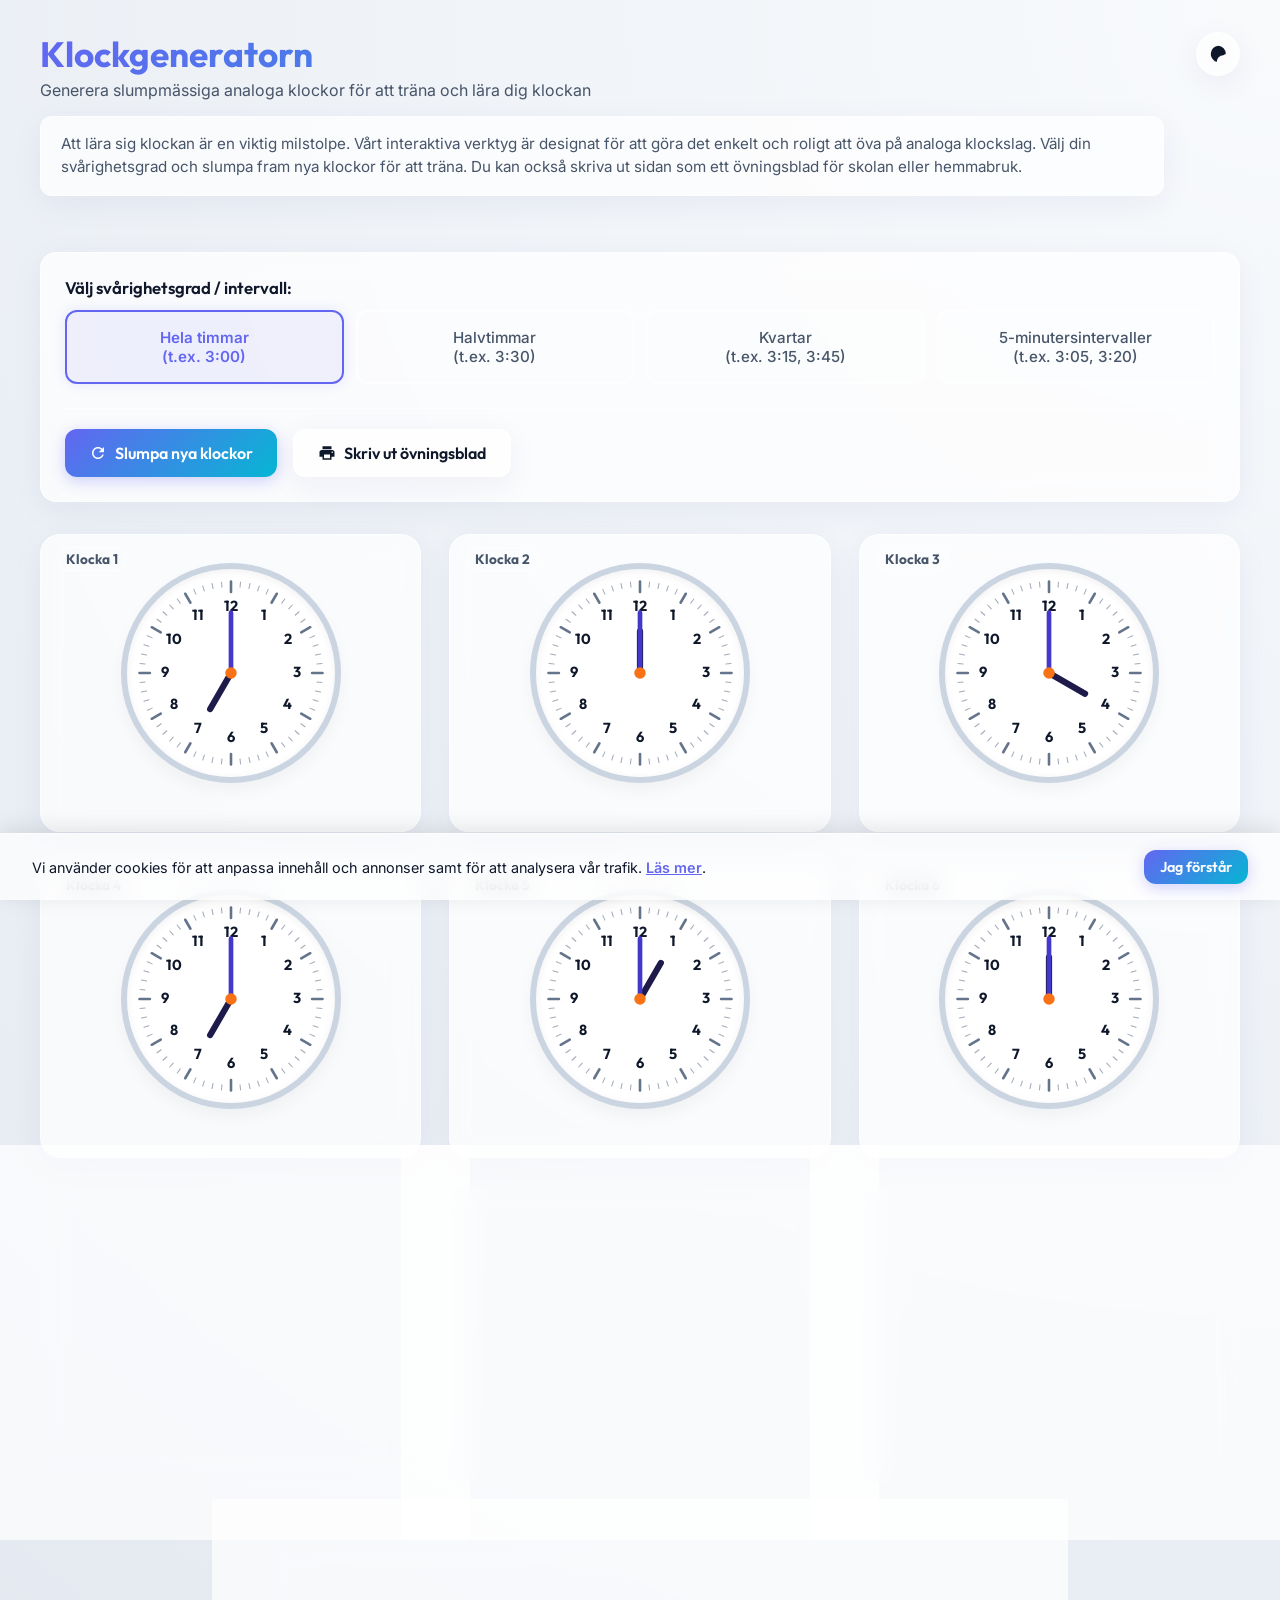
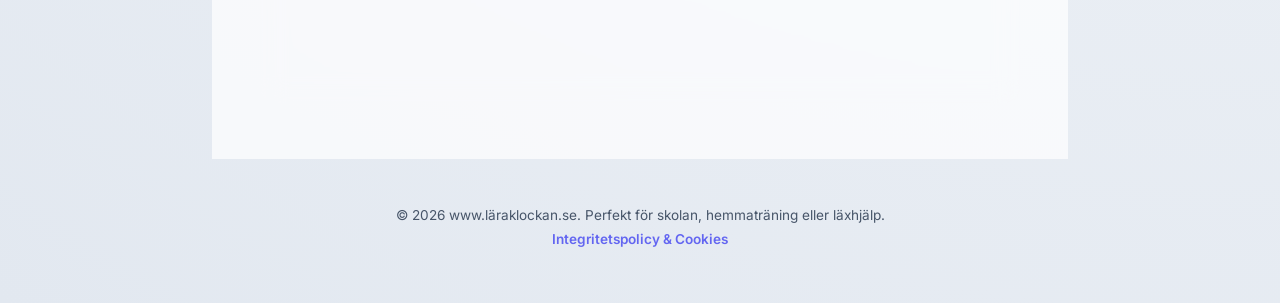
<file: index.html>
<!DOCTYPE html>
<html lang="sv">
<head>
  <meta charset="UTF-8">
  <meta name="viewport" content="width=device-width, initial-scale=1.0">
  
  <!-- Primary Meta Tags -->
  <title>Klockan - Slumpa analoga klockor (Lär dig klockan)</title>
  <meta name="title" content="Klockan - Slumpa analoga klockor (Lär dig klockan)">
  <meta name="description" content="Ett interaktivt verktyg för att träna på analoga klockor. Slumpa 9 klockor i svårighetsgrader som hela timmar, halvtimmar, kvartar eller 5-minuterssteg. Skriv ut övningsblad!">
  <meta name="keywords" content="lära sig klockan, analog klocka, slumpa klockor, övningsblad klockan, digital klocka, skolmaterial, pedagogiskt verktyg">
  <meta name="author" content="Antigravity">
  
  <!-- Open Graph / Facebook -->
  <meta property="og:type" content="website">
  <meta property="og:title" content="Klockan - Slumpa analoga klockor">
  <meta property="og:description" content="Generera analoga klockor med slumpmässiga klockslag. Träna själv eller skriv ut vackra övningsblad till elever/barn.">
  <meta property="og:image" content="https://images.unsplash.com/photo-1508962914676-134849a727f0?auto=format&fit=crop&w=1200&h=630&q=80">

  <!-- Google Fonts -->
  <link rel="preconnect" href="https://fonts.googleapis.com">
  <link rel="preconnect" href="https://fonts.gstatic.com" crossorigin>
  <link href="https://fonts.googleapis.com/css2?family=Inter:wght@400;500;600;700&family=Outfit:wght@500;600;700;800&display=swap" rel="stylesheet">
  <!-- Google Analytics (GA4) -->
  <script async src="https://www.googletagmanager.com/gtag/js?id=G-F9HM7N359F"></script>
  <script>
    window.dataLayer = window.dataLayer || [];
    function gtag(){dataLayer.push(arguments);}
    gtag('js', new Date());

    gtag('config', 'G-F9HM7N359F');
  </script>

  <!-- Google AdSense (Aktiveras fullt ut när konto godkänts) -->
  <script async src="https://pagead2.googlesyndication.com/pagead/js/adsbygoogle.js?client=ca-pub-2132800917540829" crossorigin="anonymous"></script>
  
  <!-- Stylesheets -->
  <link rel="stylesheet" href="styles.css">
</head>
<body data-theme="light">

  <!-- Header som endast visas vid utskrift -->
  <div class="print-only-header">
    <span class="print-url">www.läraklockan.se</span>
    <span class="print-date">Datum: <span id="printDate"></span></span>
  </div>

  <div class="container">
    
    <!-- Header -->
    <header>
      <div class="header-title-area">
        <h1>Klockgeneratorn</h1>
        <p>Generera slumpmässiga analoga klockor för att träna och lära dig klockan</p>

        <!-- Pedagogisk text för AdSense / SEO -->
        <div class="educational-text">
          <p>Att lära sig klockan är en viktig milstolpe. Vårt interaktiva verktyg är designat för att göra det enkelt och roligt att öva på analoga klockslag. Välj din svårighetsgrad och slumpa fram nya klockor för att träna. Du kan också skriva ut sidan som ett övningsblad för skolan eller hemmabruk.</p>
        </div>
      </div>
      
      <!-- Ljust/Mörkt tema knapp -->
      <button id="themeToggle" class="theme-toggle-btn" aria-label="Växla mellan ljust och mörkt läge" title="Växla tema">
        <!-- Sol-ikon (visas i mörkt läge) -->
        <svg class="sun-icon" viewBox="0 0 24 24">
          <path d="M12,7c-2.76,0-5,2.24-5,5s2.24,5,5,5s5-2.24,5-5S14.76,7,12,7z M2,13h2c0.55,0,1-0.45,1-1s-0.45-1-1-1H2c-0.55,0-1,0.45-1,1S1.45,13,2,13z M20,13h2c0.55,0,1-0.45,1-1s-0.45-1-1-1h-2c-0.55,0-1,0.45-1,1S19.45,13,20,13z M11,2v2c0,0.55,0.45,1,1,1s1-0.45,1-1V2c0-0.55-0.45-1-1-1S11,1.45,11,2z M11,20v2c0,0.55,0.45,1,1,1s1-0.45,1-1v-2c0-0.55-0.45-1-1-1S11,19.45,11,20z M5.99,4.58c-0.39-0.39-1.03-0.39-1.41,0s-0.39,1.03,0,1.41l1.06,1.06c0.39,0.39,1.03,0.39,1.41,0s0.39-1.03,0-1.41L5.99,4.58z M18.36,16.95c-0.39-0.39-1.03-0.39-1.41,0s-0.39,1.03,0,1.41l1.06,1.06c0.39,0.39,1.03,0.39,1.41,0s0.39-1.03,0-1.41L18.36,16.95z M7.05,18.36l-1.06,1.06c-0.39,0.39-0.39,1.03,0,1.41s1.03,0.39,1.41,0l1.06-1.06c0.39-0.39,0.39-1.03,0-1.41S7.44,17.97,7.05,18.36z M16.95,5.99l1.06-1.06c0.39-0.39,0.39-1.03,0-1.41s-1.03-0.39-1.41,0l-1.06,1.06c-0.39,0.39-0.39,1.03,0,1.41S16.56,6.38,16.95,5.99z"/>
        </svg>
        <!-- Måne-ikon (visas i ljust läge) -->
        <svg class="moon-icon" viewBox="0 0 24 24">
          <path d="M12.3,2a10,10,0,0,0-1.9,19.5,8,8,0,0,1,8-8,8.1,8.1,0,0,1,3-1.6A10,10,0,0,0,12.3,2Z"/>
        </svg>
      </button>
    </header>

    <!-- Kontrollpanel -->
    <section class="control-panel" aria-label="Inställningar för klockgenerering">
      
      <!-- Svårighetsgrad -->
      <div class="control-group">
        <span class="control-label">Välj svårighetsgrad / intervall:</span>
        <div class="options-grid">
          
          <div class="option-card">
            <input type="checkbox" id="intervalHours" value="hours" class="interval-checkbox" checked>
            <label for="intervalHours" class="option-label">Hela timmar<br>(t.ex. 3:00)</label>
          </div>
          
          <div class="option-card">
            <input type="checkbox" id="intervalHalf" value="half" class="interval-checkbox">
            <label for="intervalHalf" class="option-label">Halvtimmar<br>(t.ex. 3:30)</label>
          </div>
          
          <div class="option-card">
            <input type="checkbox" id="intervalQuarter" value="quarter" class="interval-checkbox">
            <label for="intervalQuarter" class="option-label">Kvartar<br>(t.ex. 3:15, 3:45)</label>
          </div>
          
          <div class="option-card">
            <input type="checkbox" id="intervalFive" value="five" class="interval-checkbox">
            <label for="intervalFive" class="option-label">5-minutersintervaller<br>(t.ex. 3:05, 3:20)</label>
          </div>
          
        </div>
      </div>
      
      <!-- Knappar och Växlar -->
      <div class="action-buttons">
        <div class="btn-group-left">
          
          <!-- Huvudknapp: Slumpa nya -->
          <button id="randomizeBtn" class="btn btn-primary" title="Slumpa fram 9 nya klockor">
            <svg viewBox="0 0 24 24">
              <path d="M17.65,6.35C16.2,4.9,14.21,4,12,4c-4.42,0-7.99,3.58-7.99,8s3.57,8,7.99,8c3.73,0,6.84-2.55,7.73-6h-2.08c-0.82,2.33-3.04,4-5.65,4c-3.31,0-6-2.69-6-6s2.69-6,6-6c1.66,0,3.14,0.69,4.22,1.78L13,11h7V4L17.65,6.35z"/>
            </svg>
            Slumpa nya klockor
          </button>
          
          <!-- Skriv ut-knapp -->
          <button id="printBtn" class="btn btn-secondary" title="Öppna utskriftsvyn för att skriva ut eller spara som PDF">
            <svg viewBox="0 0 24 24">
              <path d="M19 8H5c-1.66 0-3 1.34-3 3v6h4v4h12v-4h4v-6c0-1.66-1.34-3-3-3zm-3 11H8v-5h8v5zm3-7c-.55 0-1-.45-1-1s.45-1 1-1 1 .45 1 1-.45 1-1 1zm-1-9H6v4h12V3z"/>
            </svg>
            Skriv ut övningsblad
          </button>
          
        </div>
        
      </div>
      
    </section>

    <!-- Grid med klockor -->
    <main id="clocksGrid" class="clocks-grid" aria-label="Slumpade analoga klockor">
      <!-- Genereras dynamiskt via app.js -->
    </main>

    <!-- Annonsplats (Google AdSense - minimal och stilren) -->
    <div class="ads-container">
      <div class="ad-placeholder">
        <span class="ad-label">Annons</span>
        <!-- Nedanstående kod ersätts med din riktiga kod från Google AdSense -->
        <ins class="adsbygoogle"
             style="display:inline-block;width:728px;height:90px"
             data-ad-client="ca-pub-2132800917540829"
             data-ad-slot="YOUR_SLOT_ID_HERE"></ins>
        <script>
             (adsbygoogle = window.adsbygoogle || []).push({});
        </script>
      </div>
    </div>

    <!-- Footer -->
    <footer>
      <p>&copy; 2026 www.läraklockan.se. Perfekt för skolan, hemmaträning eller läxhjälp.</p>
      <p><a href="privacy.html" class="privacy-link">Integritetspolicy & Cookies</a></p>
    </footer>

  </div>

  <!-- Cookie Consent Banner -->
  <div id="cookieBanner" class="cookie-banner hidden">
    <p>Vi använder cookies för att anpassa innehåll och annonser samt för att analysera vår trafik. <a href="privacy.html">Läs mer</a>.</p>
    <button id="acceptCookies" class="btn btn-primary btn-small">Jag förstår</button>
  </div>

  <!-- Scripts -->
  <script src="app.js"></script>
</body>
</html>
</file>
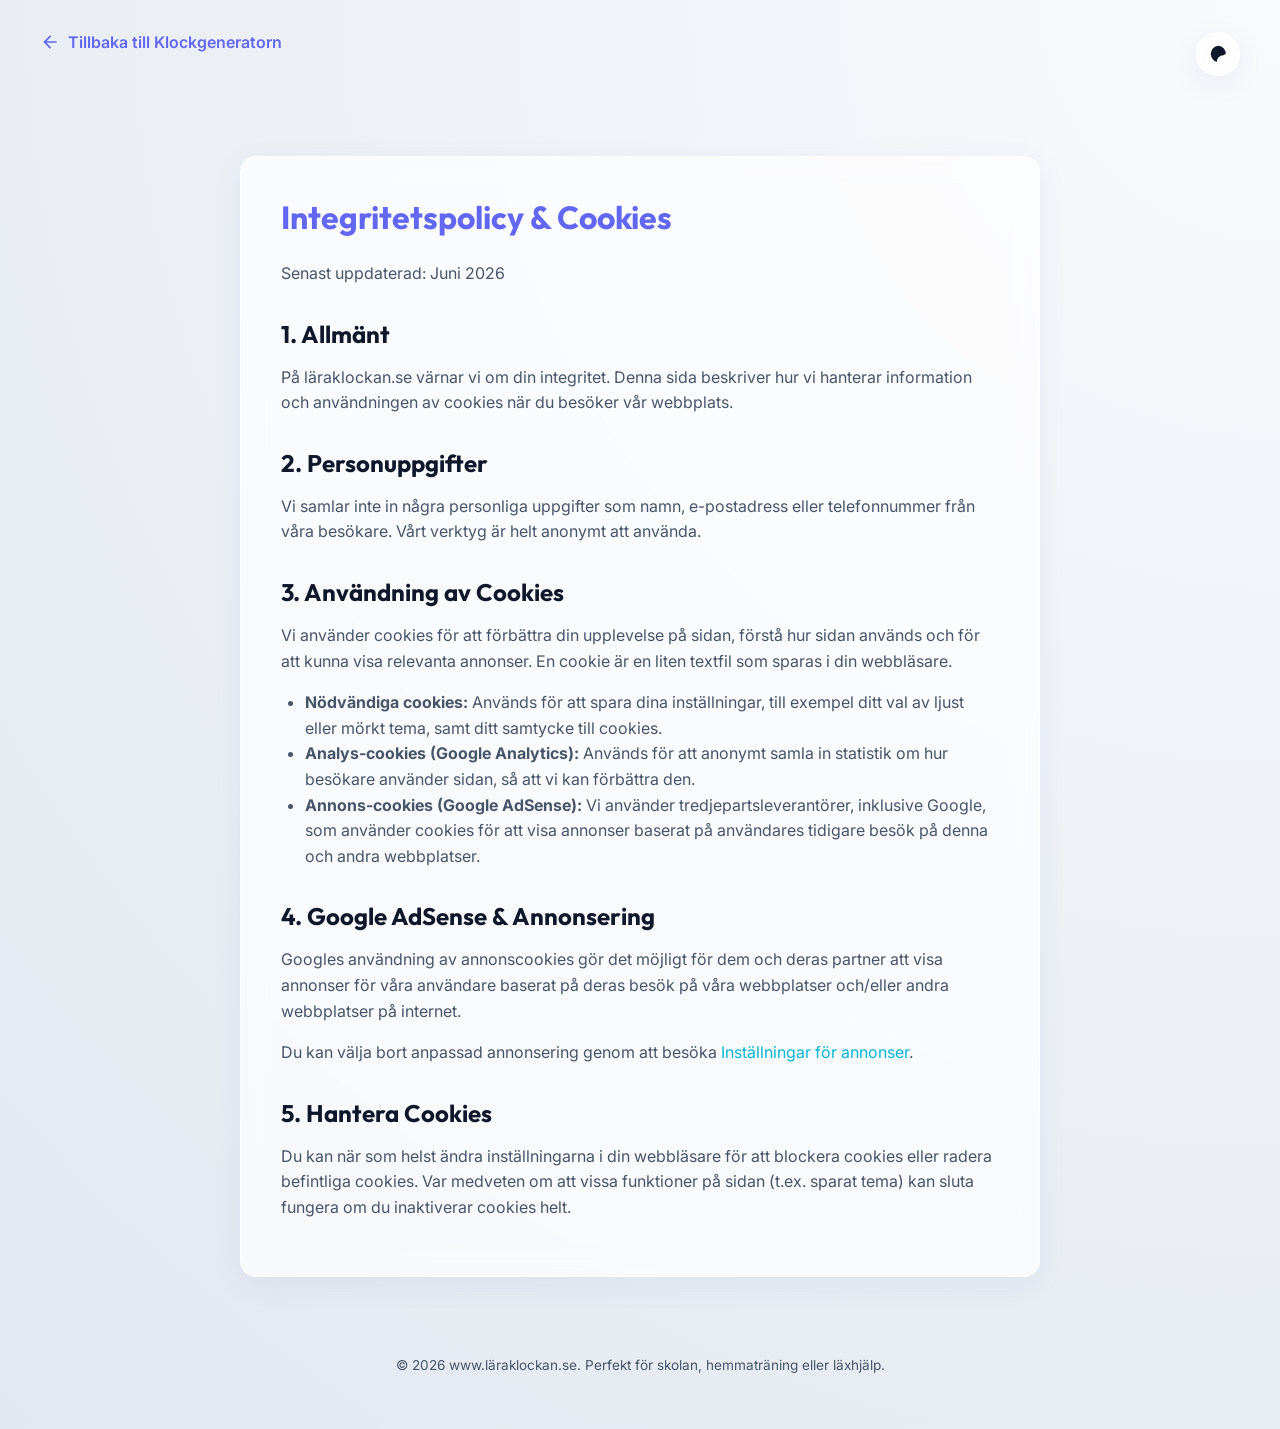
<file: privacy.html>
<!DOCTYPE html>
<html lang="sv">
<head>
  <meta charset="UTF-8">
  <meta name="viewport" content="width=device-width, initial-scale=1.0">
  <title>Integritetspolicy & Cookies - Läraklockan.se</title>
  <meta name="description" content="Information om vår integritetspolicy och hur vi använder cookies.">

  <!-- Google Fonts -->
  <link rel="preconnect" href="https://fonts.googleapis.com">
  <link rel="preconnect" href="https://fonts.gstatic.com" crossorigin>
  <link href="https://fonts.googleapis.com/css2?family=Inter:wght@400;500;600;700&family=Outfit:wght@500;600;700;800&display=swap" rel="stylesheet">

  <!-- Stylesheets -->
  <link rel="stylesheet" href="styles.css">

  <style>
    .privacy-container {
      background: var(--card-bg);
      border: 1px solid var(--card-border);
      border-radius: 16px;
      padding: 2.5rem;
      box-shadow: var(--card-shadow);
      backdrop-filter: var(--glass-blur);
      -webkit-backdrop-filter: var(--glass-blur);
      margin-top: 2rem;
      max-width: 800px;
      margin-left: auto;
      margin-right: auto;
    }
    .privacy-container h1 {
      font-family: var(--font-heading);
      font-size: 2rem;
      color: var(--primary-color);
      margin-bottom: 1.5rem;
    }
    .privacy-container h2 {
      font-family: var(--font-heading);
      font-size: 1.5rem;
      color: var(--text-primary);
      margin-top: 2rem;
      margin-bottom: 1rem;
    }
    .privacy-container p, .privacy-container ul {
      color: var(--text-secondary);
      line-height: 1.6;
      margin-bottom: 1rem;
    }
    .privacy-container ul {
      padding-left: 1.5rem;
    }
    .privacy-container a {
      color: var(--accent-color);
      text-decoration: none;
    }
    .privacy-container a:hover {
      text-decoration: underline;
    }
    .back-link {
      display: inline-flex;
      align-items: center;
      gap: 0.5rem;
      color: var(--primary-color);
      font-weight: 600;
      text-decoration: none;
      margin-bottom: 2rem;
      transition: color 0.2s;
    }
    .back-link:hover {
      color: var(--primary-hover);
    }
    .back-link svg {
      width: 20px;
      height: 20px;
      fill: currentColor;
    }
  </style>
</head>
<body data-theme="light">
  <div class="container">
    <header>
      <div class="header-title-area">
        <a href="index.html" class="back-link">
          <svg viewBox="0 0 24 24"><path d="M20 11H7.83l5.59-5.59L12 4l-8 8 8 8 1.41-1.41L7.83 13H20v-2z"/></svg>
          Tillbaka till Klockgeneratorn
        </a>
      </div>

      <!-- Ljust/Mörkt tema knapp -->
      <button id="themeToggle" class="theme-toggle-btn" aria-label="Växla mellan ljust och mörkt läge" title="Växla tema">
        <svg class="sun-icon" viewBox="0 0 24 24">
          <path d="M12,7c-2.76,0-5,2.24-5,5s2.24,5,5,5s5-2.24,5-5S14.76,7,12,7z M2,13h2c0.55,0,1-0.45,1-1s-0.45-1-1-1H2c-0.55,0-1,0.45-1,1S1.45,13,2,13z M20,13h2c0.55,0,1-0.45,1-1s-0.45-1-1-1h-2c-0.55,0-1,0.45-1,1S19.45,13,20,13z M11,2v2c0,0.55,0.45,1,1,1s1-0.45,1-1V2c0-0.55-0.45-1-1-1S11,1.45,11,2z M11,20v2c0,0.55,0.45,1,1,1s1-0.45,1-1v-2c0-0.55-0.45-1-1-1S11,19.45,11,20z M5.99,4.58c-0.39-0.39-1.03-0.39-1.41,0s-0.39,1.03,0,1.41l1.06,1.06c0.39,0.39,1.03,0.39,1.41,0s0.39-1.03,0-1.41L5.99,4.58z M18.36,16.95c-0.39-0.39-1.03-0.39-1.41,0s-0.39,1.03,0,1.41l1.06,1.06c0.39,0.39,1.03,0.39,1.41,0s0.39-1.03,0-1.41L18.36,16.95z M7.05,18.36l-1.06,1.06c-0.39,0.39-0.39,1.03,0,1.41s1.03,0.39,1.41,0l1.06-1.06c0.39-0.39,0.39-1.03,0-1.41S7.44,17.97,7.05,18.36z M16.95,5.99l1.06-1.06c0.39-0.39,0.39-1.03,0-1.41s-1.03-0.39-1.41,0l-1.06,1.06c-0.39,0.39-0.39,1.03,0,1.41S16.56,6.38,16.95,5.99z"/>
        </svg>
        <svg class="moon-icon" viewBox="0 0 24 24">
          <path d="M12.3,2a10,10,0,0,0-1.9,19.5,8,8,0,0,1,8-8,8.1,8.1,0,0,1,3-1.6A10,10,0,0,0,12.3,2Z"/>
        </svg>
      </button>
    </header>

    <main class="privacy-container">
      <h1>Integritetspolicy & Cookies</h1>
      <p>Senast uppdaterad: Juni 2026</p>

      <h2>1. Allmänt</h2>
      <p>På läraklockan.se värnar vi om din integritet. Denna sida beskriver hur vi hanterar information och användningen av cookies när du besöker vår webbplats.</p>

      <h2>2. Personuppgifter</h2>
      <p>Vi samlar inte in några personliga uppgifter som namn, e-postadress eller telefonnummer från våra besökare. Vårt verktyg är helt anonymt att använda.</p>

      <h2>3. Användning av Cookies</h2>
      <p>Vi använder cookies för att förbättra din upplevelse på sidan, förstå hur sidan används och för att kunna visa relevanta annonser. En cookie är en liten textfil som sparas i din webbläsare.</p>
      <ul>
        <li><strong>Nödvändiga cookies:</strong> Används för att spara dina inställningar, till exempel ditt val av ljust eller mörkt tema, samt ditt samtycke till cookies.</li>
        <li><strong>Analys-cookies (Google Analytics):</strong> Används för att anonymt samla in statistik om hur besökare använder sidan, så att vi kan förbättra den.</li>
        <li><strong>Annons-cookies (Google AdSense):</strong> Vi använder tredjepartsleverantörer, inklusive Google, som använder cookies för att visa annonser baserat på användares tidigare besök på denna och andra webbplatser.</li>
      </ul>

      <h2>4. Google AdSense & Annonsering</h2>
      <p>Googles användning av annonscookies gör det möjligt för dem och deras partner att visa annonser för våra användare baserat på deras besök på våra webbplatser och/eller andra webbplatser på internet.</p>
      <p>Du kan välja bort anpassad annonsering genom att besöka <a href="https://www.google.com/settings/ads" target="_blank" rel="noopener noreferrer">Inställningar för annonser</a>.</p>

      <h2>5. Hantera Cookies</h2>
      <p>Du kan när som helst ändra inställningarna i din webbläsare för att blockera cookies eller radera befintliga cookies. Var medveten om att vissa funktioner på sidan (t.ex. sparat tema) kan sluta fungera om du inaktiverar cookies helt.</p>
    </main>

    <footer>
      <p>&copy; 2026 www.läraklockan.se. Perfekt för skolan, hemmaträning eller läxhjälp.</p>
    </footer>
  </div>

  <script>
    // Förenklad app.js logik för bara tema-knappen på privacy-sidan
    document.addEventListener("DOMContentLoaded", () => {
      const themeToggle = document.getElementById("themeToggle");
      if (themeToggle) {
        themeToggle.addEventListener("click", () => {
          const currentTheme = document.body.getAttribute("data-theme");
          const newTheme = currentTheme === "dark" ? "light" : "dark";
          document.body.setAttribute("data-theme", newTheme);
          localStorage.setItem("clock-theme", newTheme);
        });

        const savedTheme = localStorage.getItem("clock-theme");
        const systemPrefersDark = window.matchMedia("(prefers-color-scheme: dark)").matches;
        if (savedTheme) {
          document.body.setAttribute("data-theme", savedTheme);
        } else if (systemPrefersDark) {
          document.body.setAttribute("data-theme", "dark");
        } else {
          document.body.setAttribute("data-theme", "light");
        }
      }
    });
  </script>
</body>
</html>
</file>
<file: styles.css>
/* CSS-designsystem för Klockan - En modern, responsiv och pedagogisk klockgenerator */

/* --- Variabler & Teman --- */
:root {
  /* Ljust tema (Standard) */
  --bg-gradient: radial-gradient(circle at top right, #f8fafc, #e2e8f0);
  --card-bg: rgba(255, 255, 255, 0.7);
  --card-border: rgba(255, 255, 255, 0.6);
  --card-shadow: 0 8px 32px 0 rgba(31, 38, 135, 0.06);
  --text-primary: #0f172a;
  --text-secondary: #475569;
  --primary-color: #6366f1; /* Indigo */
  --primary-hover: #4f46e5;
  --accent-color: #06b6d4; /* Teal */
  --accent-hover: #0891b2;
  --clock-bg: #ffffff;
  --clock-face-border: #cbd5e1;
  --clock-hour-hand: #1e1b4b;
  --clock-min-hand: #4338ca;
  --clock-center: #f97316; /* Orange dot */
  --clock-text: #0f172a;
  --clock-ticks: #64748b;
  --glass-blur: blur(12px);
  --font-heading: 'Outfit', sans-serif;
  --font-body: 'Inter', sans-serif;
  --transition-speed: 0.3s;
}

[data-theme="dark"] {
  /* Mörkt tema */
  --bg-gradient: radial-gradient(circle at top right, #0f172a, #020617);
  --card-bg: rgba(30, 41, 59, 0.5);
  --card-border: rgba(255, 255, 255, 0.08);
  --card-shadow: 0 8px 32px 0 rgba(0, 0, 0, 0.3);
  --text-primary: #f8fafc;
  --text-secondary: #94a3b8;
  --primary-color: #818cf8; /* Light Indigo */
  --primary-hover: #6366f1;
  --accent-color: #22d3ee; /* Light Teal */
  --accent-hover: #06b6d4;
  --clock-bg: #1e293b;
  --clock-face-border: #475569;
  --clock-hour-hand: #e2e8f0;
  --clock-min-hand: #818cf8;
  --clock-center: #fb923c;
  --clock-text: #f8fafc;
  --clock-ticks: #64748b;
}

/* --- Grundläggande stilar --- */
* {
  box-sizing: border-box;
  margin: 0;
  padding: 0;
}

body {
  font-family: var(--font-body);
  background: var(--bg-gradient);
  color: var(--text-primary);
  min-height: 100vh;
  display: flex;
  flex-direction: column;
  align-items: center;
  padding: 2rem 1rem;
  transition: background var(--transition-speed), color var(--transition-speed);
  overflow-x: hidden;
}

.container {
  width: 100%;
  max-width: 1200px;
  display: flex;
  flex-direction: column;
  gap: 2rem;
}

/* --- Header & Layout --- */
header {
  display: flex;
  justify-content: space-between;
  align-items: flex-start;
  width: 100%;
  margin-bottom: 0.5rem;
}

.header-title-area {
  flex: 1;
  padding-right: 2rem;
}

.header-title-area h1 {
  font-family: var(--font-heading);
  font-size: 2.2rem;
  font-weight: 700;
  background: linear-gradient(135deg, var(--primary-color), var(--accent-color));
  -webkit-background-clip: text;
  -webkit-text-fill-color: transparent;
  margin-bottom: 0.25rem;
}

.header-title-area p {
  color: var(--text-secondary);
  font-size: 1rem;
  margin-bottom: 1rem;
}

.educational-text {
  background: var(--card-bg);
  border: 1px solid var(--card-border);
  border-radius: 12px;
  padding: 1rem 1.25rem;
  margin-bottom: 1rem;
  box-shadow: var(--card-shadow);
}

.educational-text p {
  color: var(--text-secondary);
  font-size: 0.95rem;
  line-height: 1.5;
  margin: 0;
}

.theme-toggle-btn {
  background: var(--card-bg);
  border: 1px solid var(--card-border);
  color: var(--text-primary);
  width: 44px;
  height: 44px;
  border-radius: 50%;
  cursor: pointer;
  display: flex;
  align-items: center;
  justify-content: center;
  box-shadow: var(--card-shadow);
  backdrop-filter: var(--glass-blur);
  -webkit-backdrop-filter: var(--glass-blur);
  transition: transform 0.2s, background var(--transition-speed);
}

.theme-toggle-btn:hover {
  transform: scale(1.1);
}

.theme-toggle-btn svg {
  width: 20px;
  height: 20px;
  fill: currentColor;
}

/* Sol-ikon visas i mörkt läge, Måne-ikon i ljust läge */
[data-theme="dark"] .sun-icon { display: block; }
[data-theme="dark"] .moon-icon { display: none; }
.sun-icon { display: none; }
.moon-icon { display: block; }

/* --- Kontrollpanel (Glassmorphism) --- */
.control-panel {
  background: var(--card-bg);
  border: 1px solid var(--card-border);
  border-radius: 16px;
  padding: 1.5rem;
  box-shadow: var(--card-shadow);
  backdrop-filter: var(--glass-blur);
  -webkit-backdrop-filter: var(--glass-blur);
  display: flex;
  flex-direction: column;
  gap: 1.5rem;
}

.control-group {
  display: flex;
  flex-direction: column;
  gap: 0.75rem;
}

.control-label {
  font-family: var(--font-heading);
  font-weight: 600;
  font-size: 1.05rem;
  color: var(--text-primary);
}

/* Radio-grupp som vackra knappar */
.options-grid {
  display: grid;
  grid-template-columns: repeat(auto-fit, minmax(200px, 1fr));
  gap: 0.75rem;
  width: 100%;
}

.option-card {
  position: relative;
}

.option-card input[type="radio"],
.option-card input[type="checkbox"] {
  position: absolute;
  opacity: 0;
  width: 0;
  height: 0;
}

.option-label {
  display: flex;
  align-items: center;
  justify-content: center;
  text-align: center;
  padding: 1rem 0.75rem;
  background: rgba(255, 255, 255, 0.03);
  border: 2px solid var(--card-border);
  border-radius: 12px;
  font-weight: 500;
  font-size: 0.95rem;
  color: var(--text-secondary);
  cursor: pointer;
  transition: all 0.2s ease;
  user-select: none;
  min-height: 56px;
}

.option-card input[type="radio"]:checked + .option-label,
.option-card input[type="checkbox"]:checked + .option-label {
  border-color: var(--primary-color);
  background: rgba(99, 102, 241, 0.08);
  color: var(--primary-color);
  box-shadow: 0 0 12px rgba(99, 102, 241, 0.15);
  font-weight: 600;
}

.option-label:hover {
  border-color: var(--text-secondary);
  color: var(--text-primary);
  transform: translateY(-2px);
}

/* Åtgärdsknappar */
.action-buttons {
  display: flex;
  flex-wrap: wrap;
  gap: 1rem;
  align-items: center;
  justify-content: space-between;
  border-top: 1px solid var(--card-border);
  padding-top: 1.25rem;
}

.btn-group-left {
  display: flex;
  flex-wrap: wrap;
  gap: 1rem;
}

.btn {
  font-family: var(--font-heading);
  font-weight: 600;
  font-size: 1rem;
  padding: 0.75rem 1.5rem;
  border-radius: 12px;
  border: none;
  cursor: pointer;
  display: flex;
  align-items: center;
  gap: 0.5rem;
  transition: all 0.2s ease;
  min-height: 48px;
}

.btn-primary {
  background: linear-gradient(135deg, var(--primary-color), var(--accent-color));
  color: white;
  box-shadow: 0 4px 15px rgba(99, 102, 241, 0.3);
}

.btn-primary:hover {
  transform: translateY(-2px);
  box-shadow: 0 6px 20px rgba(99, 102, 241, 0.4);
  filter: brightness(1.05);
}

.btn-primary:active {
  transform: translateY(0);
}

.btn-secondary {
  background: var(--card-bg);
  border: 1px solid var(--card-border);
  color: var(--text-primary);
  box-shadow: var(--card-shadow);
}

.btn-secondary:hover {
  transform: translateY(-2px);
  background: rgba(255, 255, 255, 0.1);
  border-color: var(--text-secondary);
}

.btn svg {
  width: 18px;
  height: 18px;
  fill: currentColor;
}

/* Växlingsknapp (Switch) för svar */
.toggle-switch-container {
  display: flex;
  align-items: center;
  gap: 0.75rem;
  cursor: pointer;
  user-select: none;
}

.switch {
  position: relative;
  display: inline-block;
  width: 50px;
  height: 26px;
}

.switch input {
  opacity: 0;
  width: 0;
  height: 0;
}

.slider {
  position: absolute;
  cursor: pointer;
  top: 0;
  left: 0;
  right: 0;
  bottom: 0;
  background-color: var(--card-border);
  transition: .3s;
  border-radius: 34px;
}

.slider:before {
  position: absolute;
  content: "";
  height: 18px;
  width: 18px;
  left: 4px;
  bottom: 4px;
  background-color: white;
  transition: .3s;
  border-radius: 50%;
}

input:checked + .slider {
  background-color: var(--accent-color);
}

input:checked + .slider:before {
  transform: translateX(24px);
}

.switch-label-text {
  font-weight: 500;
  font-size: 0.95rem;
  color: var(--text-primary);
}

/* --- Klockor-Grid --- */
.clocks-grid {
  display: grid;
  grid-template-columns: repeat(auto-fit, minmax(280px, 1fr));
  gap: 1.75rem;
  width: 100%;
}

/* Klockkort */
.clock-card {
  background: var(--card-bg);
  border: 1px solid var(--card-border);
  border-radius: 20px;
  padding: 1.75rem;
  box-shadow: var(--card-shadow);
  backdrop-filter: var(--glass-blur);
  -webkit-backdrop-filter: var(--glass-blur);
  display: flex;
  flex-direction: column;
  align-items: center;
  gap: 1.25rem;
  transition: transform 0.3s ease, box-shadow 0.3s ease;
  position: relative;
}

.clock-card:hover {
  transform: translateY(-4px);
  box-shadow: 0 12px 40px 0 rgba(31, 38, 135, 0.12);
}

/* Bricknummer i hörnet */
.clock-badge {
  position: absolute;
  top: 12px;
  left: 16px;
  font-family: var(--font-heading);
  font-size: 0.85rem;
  font-weight: 700;
  color: var(--text-secondary);
  background: rgba(255, 255, 255, 0.1);
  padding: 2px 8px;
  border-radius: 20px;
  border: 1px solid var(--card-border);
}

/* Analog klock-container */
.analog-clock-container {
  width: 220px;
  height: 220px;
  position: relative;
  background: var(--clock-bg);
  border-radius: 50%;
  box-shadow: inset 0 2px 8px rgba(0,0,0,0.06), 0 8px 16px rgba(0,0,0,0.04);
  border: 6px solid var(--clock-face-border);
  transition: background var(--transition-speed), border-color var(--transition-speed);
}

/* SVG Klocka */
.analog-clock-svg {
  width: 100%;
  height: 100%;
}

.analog-clock-svg text {
  font-family: var(--font-heading);
  font-weight: 700;
  font-size: 14px;
  fill: var(--clock-text);
  text-anchor: middle;
  dominant-baseline: middle;
}

.clock-hand {
  stroke-linecap: round;
  transform-origin: 100px 100px;
  transform-box: view-box;
  transition: transform 0.6s cubic-bezier(0.34, 1.56, 0.64, 1); /* Spänstig studs */
}

.hour-hand {
  stroke: var(--clock-hour-hand);
  stroke-width: 6;
}

.minute-hand {
  stroke: var(--clock-min-hand);
  stroke-width: 4.5;
}

.center-dot {
  fill: var(--clock-center);
}

.clock-tick {
  stroke: var(--clock-ticks);
  stroke-linecap: round;
}

.clock-tick.major {
  stroke-width: 2.5;
}

.clock-tick.minor {
  stroke-width: 1;
  opacity: 0.6;
}

/* Svars-sektion */
.answer-area {
  width: 100%;
  display: flex;
  flex-direction: column;
  align-items: center;
  justify-content: center;
}

.answer-card-reveal-btn {
  background: transparent;
  border: 1px dashed var(--primary-color);
  color: var(--primary-color);
  font-size: 0.9rem;
  font-weight: 600;
  padding: 0.5rem 1.25rem;
  border-radius: 20px;
  cursor: pointer;
  transition: all 0.2s ease;
}

.answer-card-reveal-btn:hover {
  background: rgba(99, 102, 241, 0.08);
  border-style: solid;
}

.answer-details {
  display: flex;
  flex-direction: column;
  align-items: center;
  gap: 0.25rem;
  width: 100%;
  animation: fadeIn 0.3s cubic-bezier(0.16, 1, 0.3, 1);
}

.digital-time {
  font-family: var(--font-heading);
  font-weight: 700;
  font-size: 1.3rem;
  color: var(--primary-color);
}

.swedish-text-time {
  font-size: 0.9rem;
  font-weight: 500;
  color: var(--text-secondary);
  text-align: center;
  max-width: 90%;
  line-height: 1.3;
}

.hidden {
  display: none !important;
}

/* Enkel fadeIn-animering för avslöjande av svar */
@keyframes fadeIn {
  from {
    opacity: 0;
    transform: translateY(5px);
  }
  to {
    opacity: 1;
    transform: translateY(0);
  }
}

/* --- Footer --- */
footer {
  margin-top: auto;
  padding: 3rem 0 1rem;
  color: var(--text-secondary);
  font-size: 0.85rem;
  text-align: center;
  width: 100%;
}

footer p {
  margin-bottom: 0.5rem;
}

footer a {
  color: var(--primary-color);
  text-decoration: none;
  font-weight: 600;
}

footer a:hover {
  text-decoration: underline;
}

/* --- Cookie Banner --- */
.cookie-banner {
  position: fixed;
  bottom: 0;
  left: 0;
  width: 100%;
  background: var(--card-bg);
  border-top: 1px solid var(--card-border);
  box-shadow: 0 -4px 20px rgba(0, 0, 0, 0.1);
  backdrop-filter: var(--glass-blur);
  -webkit-backdrop-filter: var(--glass-blur);
  padding: 1rem 2rem;
  display: flex;
  justify-content: space-between;
  align-items: center;
  z-index: 1000;
  gap: 1rem;
}

.cookie-banner p {
  color: var(--text-primary);
  font-size: 0.9rem;
  margin: 0;
  max-width: 800px;
}

.cookie-banner a {
  color: var(--primary-color);
  font-weight: 600;
  text-decoration: underline;
}

.cookie-banner .btn-small {
  padding: 0.5rem 1rem;
  font-size: 0.9rem;
  min-height: auto;
  white-space: nowrap;
}

/* --- Annons-sektion (Google AdSense) --- */
.ads-container {
  width: 100%;
  display: flex;
  justify-content: center;
  margin: 1.5rem 0;
  page-break-inside: avoid;
}

.ad-placeholder {
  background: var(--card-bg);
  border: 1px dashed var(--card-border);
  border-radius: 16px;
  padding: 1.5rem;
  width: 100%;
  max-width: 760px;
  min-height: 120px;
  display: flex;
  flex-direction: column;
  align-items: center;
  justify-content: center;
  position: relative;
  box-shadow: var(--card-shadow);
  backdrop-filter: var(--glass-blur);
  -webkit-backdrop-filter: var(--glass-blur);
  overflow: hidden;
  transition: border-color var(--transition-speed), background var(--transition-speed);
}

.ad-label {
  font-family: var(--font-heading);
  font-size: 0.75rem;
  font-weight: 700;
  color: var(--text-secondary);
  text-transform: uppercase;
  letter-spacing: 0.05em;
  margin-bottom: 0.5rem;
}

/* --- Utskriftsheader (dold på skärmen) --- */
.print-only-header {
  display: none;
}

/* --- Utskriftsstilar (Skolblad / Övningsblad) --- */
@media print {
  .cookie-banner {
    display: none !important;
  }

  /* Skapa en utskriftsheader */
  .print-only-header {
    display: flex !important;
    justify-content: space-between;
    align-items: flex-end;
    font-family: 'Outfit', sans-serif;
    font-size: 1.3rem;
    font-weight: 700;
    color: #000;
    margin-bottom: 2rem;
    width: 100%;
    border-bottom: 2px solid #000;
    padding-bottom: 0.75rem;
  }

  .print-url {
    font-size: 1.4rem;
  }

  .print-date {
    font-size: 1.1rem;
    font-weight: 500;
  }

  body {
    background: #ffffff !important;
    color: #000000 !important;
    padding: 0 !important;
    margin: 0 !important;
    min-height: auto;
  }

  .container {
    max-width: 100% !important;
    gap: 1rem !important;
  }

  /* Göm skärmgränssnittet */
  header, 
  .control-panel, 
  footer, 
  .theme-toggle-btn,
  .clock-badge,
  .ads-container {
    display: none !important;
  }

  /* Anpassa klockkortet för bläckbesparing och utskrift */
  .clocks-grid {
    grid-template-columns: repeat(3, 1fr) !important; /* Alltid 3 klockor per rad på papper */
    gap: 2rem 1.5rem !important;
  }

  .clock-card {
    background: transparent !important;
    border: none !important;
    box-shadow: none !important;
    padding: 0.5rem !important;
    backdrop-filter: none !important;
    -webkit-backdrop-filter: none !important;
    page-break-inside: avoid;
    transform: none !important;
  }

  /* Justera analoga urtavlan */
  .analog-clock-container {
    width: 170px !important;
    height: 170px !important;
    border: 4px solid #000000 !important;
    background: #ffffff !important;
    box-shadow: none !important;
  }

  .analog-clock-svg text {
    fill: #000000 !important;
  }

  .hour-hand {
    stroke: #000000 !important;
  }

  .minute-hand {
    stroke: #555555 !important;
  }

  .clock-tick {
    stroke: #000000 !important;
  }

  .center-dot {
    fill: #000000 !important;
  }

  /* Göm interaktiva svar och rita linjer för att skriva svar för hand */
  .answer-area {
    margin-top: 1rem;
    min-height: auto !important;
  }

  .answer-card-reveal-btn,
  .answer-details {
    display: none !important;
  }

  /* Lägg till en handskriftslinje i utskriftsvy */
  .answer-area::after {
    content: "Svar: _____________________";
    font-family: 'Outfit', sans-serif;
    font-size: 1.1rem;
    font-weight: 500;
    color: #000;
    display: block;
    margin-top: 0.5rem;
  }
}

/* --- Responsivitet Finetuning --- */
@media (max-width: 768px) {
  body {
    padding: 1rem 0.5rem;
  }
  
  .header-title-area {
    padding-right: 0;
  }

  header {
    flex-direction: column;
    align-items: center;
    text-align: center;
    gap: 1rem;
  }

  .header-title-area h1 {
    font-size: 1.8rem;
  }
  
  .cookie-banner {
    flex-direction: column;
    text-align: center;
    padding: 1rem;
  }

  .cookie-banner .btn-small {
    width: 100%;
    justify-content: center;
  }

  .control-panel {
    padding: 1rem;
    gap: 1rem;
  }

  .options-grid {
    grid-template-columns: repeat(2, 1fr);
  }

  .action-buttons {
    flex-direction: column;
    align-items: stretch;
    gap: 1rem;
  }

  .btn-group-left {
    flex-direction: column;
  }

  .btn {
    width: 100%;
    justify-content: center;
  }

  .toggle-switch-container {
    justify-content: center;
    border: 1px solid var(--card-border);
    padding: 0.75rem;
    border-radius: 12px;
    background: rgba(255,255,255,0.02);
  }

  .clocks-grid {
    grid-template-columns: repeat(auto-fit, minmax(240px, 1fr));
    gap: 1rem;
  }

  .option-label {
    font-size: 0.85rem;
    padding: 0.75rem 0.5rem;
    min-height: 48px;
  }
}
</file>
